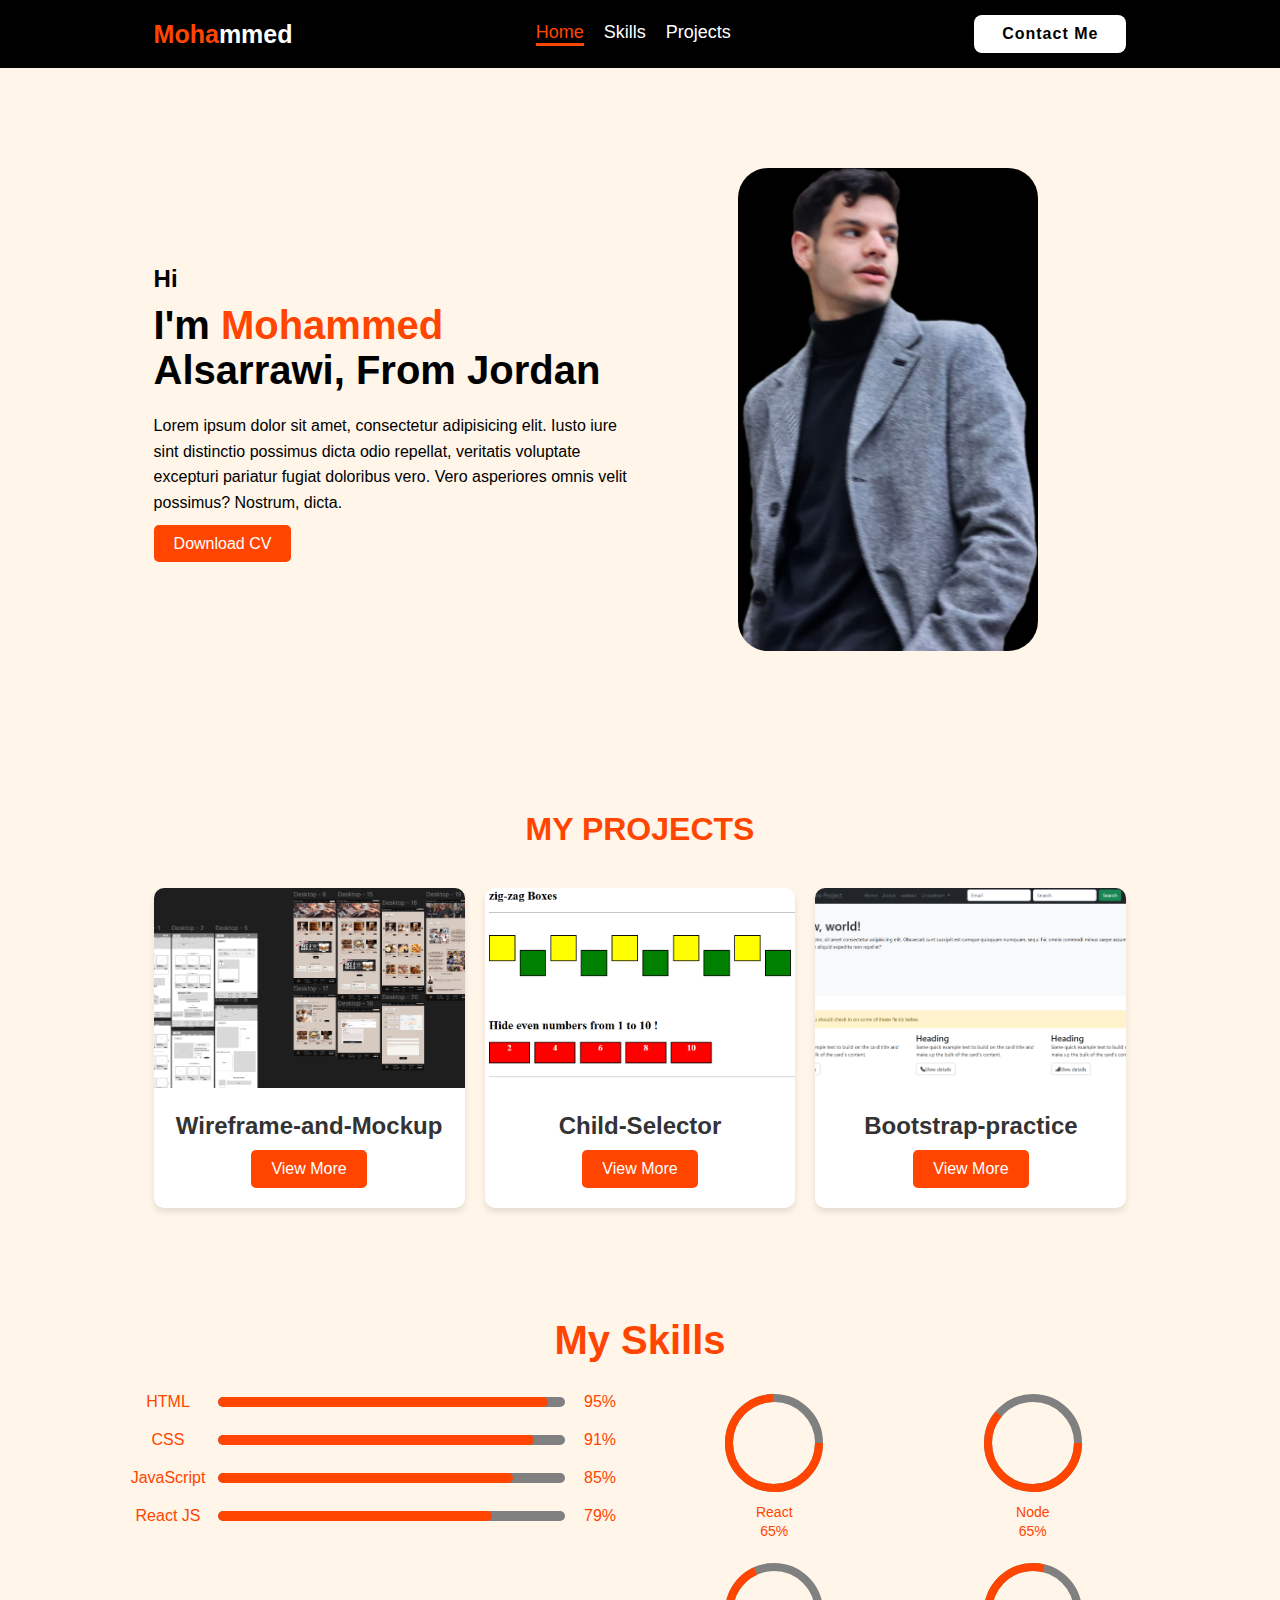
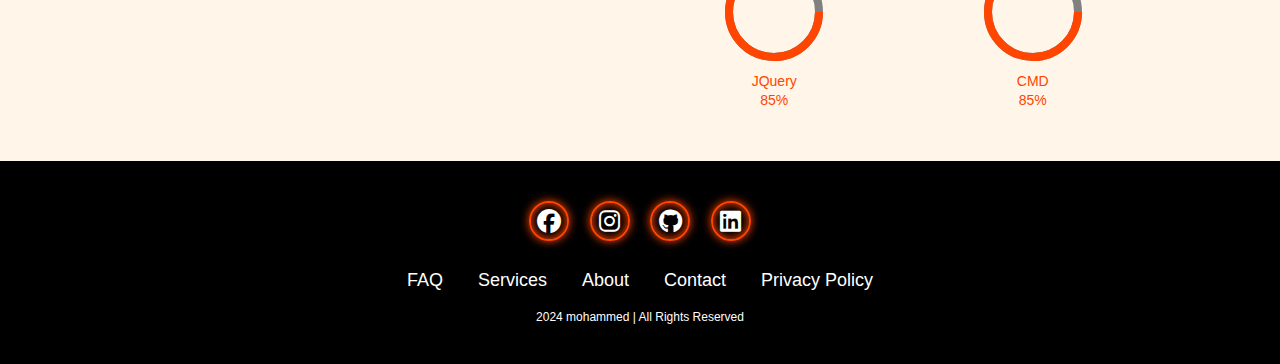
<file: project2/index.html>
<!DOCTYPE html>
<html lang="en">
<head>
    <meta charset="utf-8">
    <meta http-equiv="X-UA-Compatible" content="IE=edge">
    <title>Portfolio</title>
    <meta name="viewport" content="width=device-width, initial-scale=1">
    <link rel="stylesheet" href="style.css">
    <link href="https://unpkg.com/boxicons@2.1.4/css/boxicons.min.css" rel="stylesheet">
    <link rel="stylesheet" href="https://cdnjs.cloudflare.com/ajax/libs/font-awesome/6.5.0/css/all.min.css">

</head>
<body>
    <header class="header">
        <a href="#" class="logo"><span>Moha</span>mmed</a>
        <nav class="navbar">
            <a href="index.html" class="active">Home</a>
            <a href="#skills">Skills</a>
            <a href="proj.html">Projects</a>
        </nav>
        <a href="contact.html" class="contact">Contact Me</a>
        <!-- Burger Menu Icon -->
        <div class="burger-menu" onclick="toggleMenu()">
            <span class="bar"></span>
            <span class="bar"></span>
            <span class="bar"></span>
        </div>
    </header>

    <section class="home">
        <div class="home-content">
            <h3>Hi</h3>
            <h1>I'm <span>Mohammed</span><br>Alsarrawi, From Jordan</h1>
            <p>Lorem ipsum dolor sit amet, consectetur adipisicing elit. Iusto iure sint distinctio possimus dicta odio repellat, veritatis voluptate excepturi pariatur fugiat doloribus vero. Vero asperiores omnis velit possimus? Nostrum, dicta.</p>
            <div class="btn-box">
                <a href="path/to/your/cv.pdf" class="btn-2" download>Download CV</a>
                <!-- <button class="btn-2">Experience</button> -->
            </div>
        </div>
        <div class="img-box">
            <img src="sarrawi.jpeg"></div>
    </section>
    

    <section class="projects">
        <h2 class="section-title">My Projects</h2>
        <div class="card-container">
            <div class="card">
                <img src="Screenshot 2024-12-22 164017.png" alt="Project 1">
                <div class="card-content">
                    <h3>Wireframe-and-Mockup</h3>
                    <a href="proj.html" class="btn">View More</a>
                </div>
            </div>
            <div class="card">
                <img src="Screenshot 2024-12-22 164336.png" alt="Project 2">
                <div class="card-content">
                    <h3>Child-Selector</h3>
                    <a href="proj.html" class="btn">View More</a>
                </div>
            </div>
            <div class="card">
                <img src="Screenshot 2024-12-22 163346.png" alt="Project 3">
                <div class="card-content">
                    <h3>Bootstrap-practice</h3>
                    <a href="proj.html" class="btn">View More</a>
                </div>
            </div>
        </div>
    </section>

    <section class="skills-section" id="skills">
        <h2>My Skills</h2>
        <div class="skills-container">
            <!-- Left Side: Progress Bars -->
            <div class="skills-left">
                <div class="skill">
                    <span>HTML</span>
                    <div class="progress-bar">
                        <div class="progress" style="width: 95%;"></div>
                    </div>
                    <span class="percentage">95%</span>
                </div>
                <div class="skill">
                    <span>CSS</span>
                    <div class="progress-bar">
                        <div class="progress" style="width: 91%;"></div>
                    </div>
                    <span class="percentage">91%</span>
                </div>
                <div class="skill">
                    <span>JavaScript</span>
                    <div class="progress-bar">
                        <div class="progress" style="width: 85%;"></div>
                    </div>
                    <span class="percentage">85%</span>
                </div>
                <div class="skill">
                    <span>React JS</span>
                    <div class="progress-bar">
                        <div class="progress" style="width: 79%;"></div>
                    </div>
                    <span class="percentage">79%</span>
                </div>
            </div>
    
            <!-- Right Side: Circular Indicators -->
            <div class="skills-right">
                <div class="circle-skill">
                    <svg class="circle-svg">
                        <circle class="bg-circle" cx="50" cy="50" r="45"></circle>
                        <circle class="progress-circle" cx="50" cy="50" r="45" style="stroke-dashoffset: 72;"></circle>
                    </svg>
                    <div class="circle-text">
                        <span>React</span><br><span>65%</span>
                    </div>
                </div>
                <div class="circle-skill">
                    <svg class="circle-svg">
                        <circle class="bg-circle" cx="50" cy="50" r="45"></circle>
                        <circle class="progress-circle" cx="50" cy="50" r="45" style="stroke-dashoffset: 110;"></circle>
                    </svg>
                    <div class="circle-text">
                        <span>Node</span><br><span>65%</span>
                    </div>
                </div>
                <div class="circle-skill">
                    <svg class="circle-svg">
                        <circle class="bg-circle" cx="50" cy="50" r="45"></circle>
                        <circle class="progress-circle" cx="50" cy="50" r="45" style="stroke-dashoffset: 90;"></circle>
                    </svg>
                    <div class="circle-text">
                        <span>JQuery</span><br><span>85%</span>
                    </div>
                </div>
                <div class="circle-skill">
                    <svg class="circle-svg">
                        <circle class="bg-circle" cx="50" cy="50" r="45"></circle>
                        <circle class="progress-circle" cx="50" cy="50" r="45" style="stroke-dashoffset: 60;"></circle>
                    </svg>
                    <div class="circle-text">
                        <span>CMD</span><br><span>85%</span>
                    </div>
                </div>
            </div>
        </div>
    </section>
    


    
    <footer class="footer">
        <div class="social">
            <a href="https://www.facebook.com/"><i class="fa-brands fa-facebook"></i></a>
            <a href="https://www.instagram.com/"><i class="fa-brands fa-instagram"></i></a>
            <a href="https://github.com/mohammed-alsarrawi"><i class="fa-brands fa-github"></i></a>
            <a href="https://www.linkedin.com/feed/"><i class="fa-brands fa-linkedin"></i></a>
        </div>
        <ul class="list">
            <li>
                <a href="">FAQ</a>
            </li>
            <li>
                <a href="">Services</a>
            </li>
            <li>
                <a href="">About</a>
            </li>
            <li>
                <a href="">Contact</a>
            </li>
            <li>
                <a href="">Privacy Policy</a>
            </li>
        </ul>
        <p class="copyright">2024 mohammed | All Rights Reserved</p>
    </footer>
    <script>
        function toggleMenu() {
            const navbar = document.querySelector('.navbar');
            navbar.classList.toggle('active');
        }
    </script>
</body>
</html>
</file>
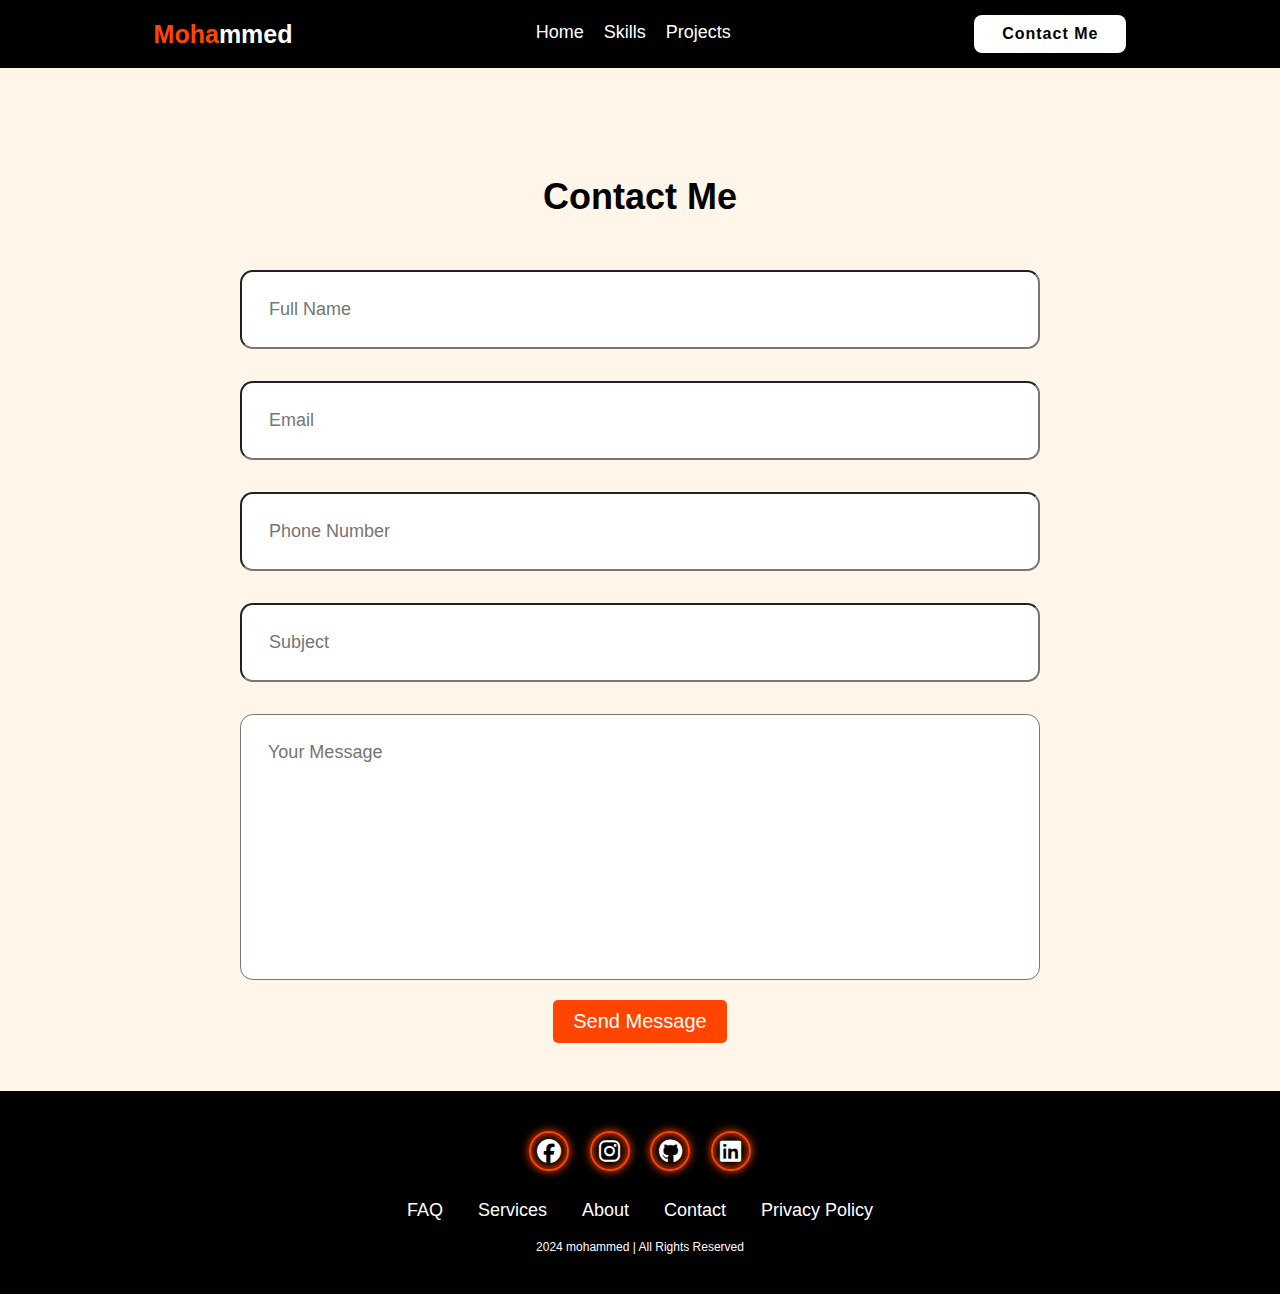
<file: project2/contact.html>
<!DOCTYPE html>
<html lang="en">
<head>
    <meta charset="utf-8">
    <meta http-equiv="X-UA-Compatible" content="IE=edge">
    <title>Portfolio</title>
    <meta name="viewport" content="width=device-width, initial-scale=1">
    <link rel="stylesheet" href="style.css">
    <link href="https://unpkg.com/boxicons@2.1.4/css/boxicons.min.css" rel="stylesheet">
    <link rel="stylesheet" href="https://cdnjs.cloudflare.com/ajax/libs/font-awesome/6.5.0/css/all.min.css">

</head>
<body>
    <header class="header">
        <a href="#" class="logo"><span>Moha</span>mmed</a>
        <nav class="navbar">
            <a href="index.html">Home</a>
            <a href="index.html">Skills</a>
            <a href="proj.html">Projects</a>
        </nav>
        <a href="contact.html" class="contact">Contact Me</a>
        <!-- Burger Menu Icon -->
        <div class="burger-menu" onclick="toggleMenu()">
            <span class="bar"></span>
            <span class="bar"></span>
            <span class="bar"></span>
        </div>
    </header>
    
        
    <section class="contact-form">
        <h2 class="contact-me" >Contact Me</h2>
    <form action="#">

        <div class="input-box">
            <input type="text" placeholder="Full Name">
            <input type="email" placeholder="Email">
        </div>

        <div class="input-box">
            <input type="number" placeholder="Phone Number">
            <input type="text" placeholder="Subject">
        </div>

        <textarea name="" id=""  cols="30" rows="10" placeholder="Your Message"></textarea>
        <input  type="submit" value="Send Message" class="btn-3" >
    </form>
    </section>

    
    <footer class="footer">
        <div class="social">
            <a href="https://www.facebook.com/"><i class="fa-brands fa-facebook"></i></a>
            <a href="https://www.instagram.com/"><i class="fa-brands fa-instagram"></i></a>
            <a href="https://github.com/mohammed-alsarrawi"><i class="fa-brands fa-github"></i></a>
            <a href="https://www.linkedin.com/feed/"><i class="fa-brands fa-linkedin"></i></a>
        </div>
        <ul class="list">
            <li>
                <a href="">FAQ</a>
            </li>
            <li>
                <a href="">Services</a>
            </li>
            <li>
                <a href="">About</a>
            </li>
            <li>
                <a href="">Contact</a>
            </li>
            <li>
                <a href="">Privacy Policy</a>
            </li>
        </ul>
        <p class="copyright">2024 mohammed | All Rights Reserved</p>
    </footer>

    <script>
        function toggleMenu() {
            const navbar = document.querySelector('.navbar');
            navbar.classList.toggle('active');
        }
    </script>
</body>
</html>
</file>
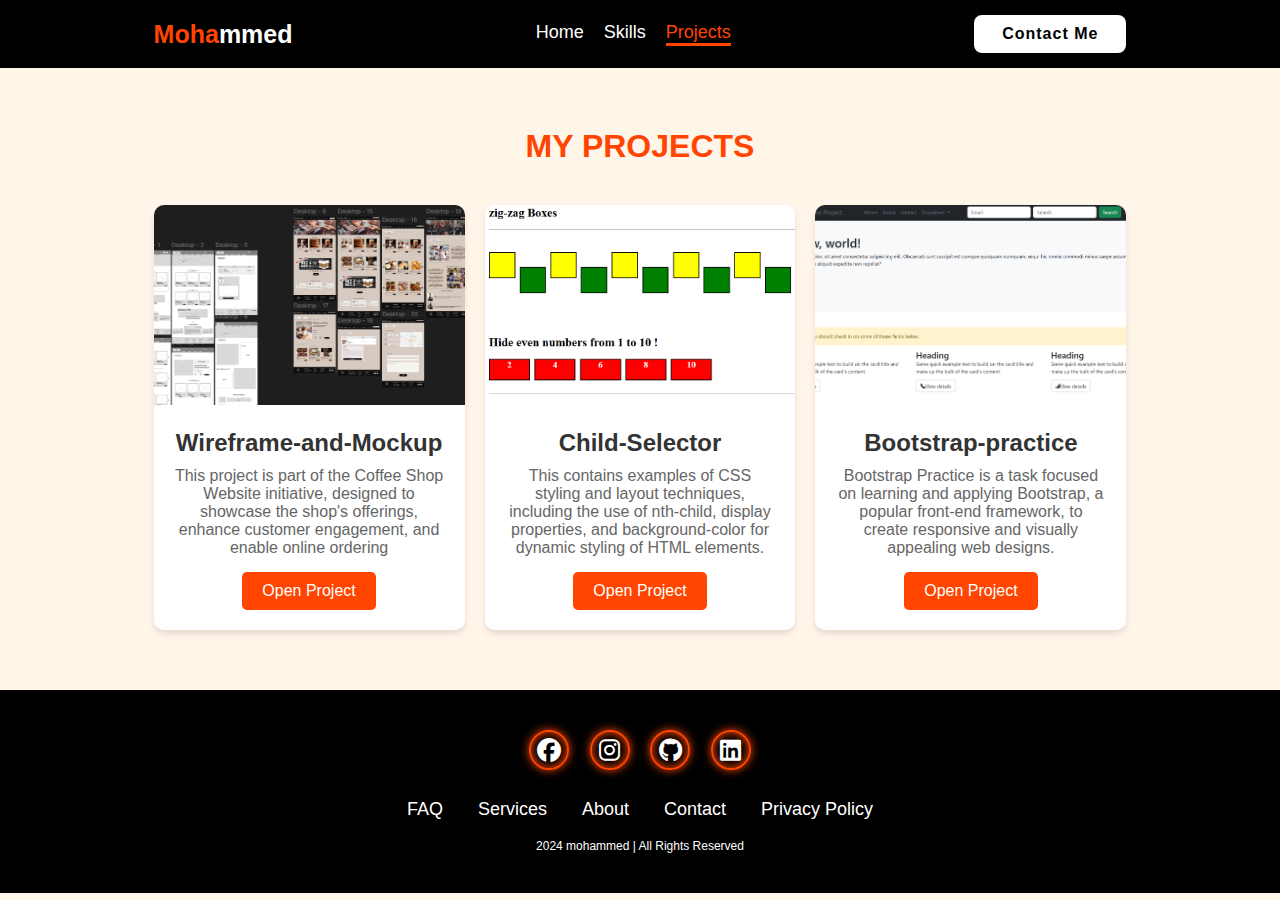
<file: project2/proj.html>
<!DOCTYPE html>
<html lang="en">
<head>
    <meta charset="utf-8">
    <meta http-equiv="X-UA-Compatible" content="IE=edge">
    <title>Portfolio</title>
    <meta name="viewport" content="width=device-width, initial-scale=1">
    <link rel="stylesheet" href="style.css">
    <link href="https://unpkg.com/boxicons@2.1.4/css/boxicons.min.css" rel="stylesheet">
    <link rel="stylesheet" href="https://cdnjs.cloudflare.com/ajax/libs/font-awesome/6.5.0/css/all.min.css">

</head>
<body>
    <header class="header">
        <a href="#" class="logo"><span>Moha</span>mmed</a>
        <nav class="navbar">
            <a href="index.html">Home</a>
            <a href="index.html" >Skills</a>
            <a href="proj.html" class="active">Projects</a>
        </nav>
        <a href="contact.html" class="contact">Contact Me</a>
        <!-- Burger Menu Icon -->
        <div class="burger-menu" onclick="toggleMenu()">
            <span class="bar"></span>
            <span class="bar"></span>
            <span class="bar"></span>
        </div>
    </header>
        


    <section class="projects">
        <h2 class="section-title">My Projects</h2>
        <div class="card-container">
            <div class="card">
                <img src="Screenshot 2024-12-22 164017.png" alt="Project 1">
                <div class="card-content">
                    <h3>Wireframe-and-Mockup</h3>
                    <p>This project is part of the Coffee Shop Website initiative, designed to showcase the shop's offerings, enhance customer engagement, and enable online ordering</p>
                    <a href="https://www.figma.com/design/DkZCin0VjU5jiMrJygd61b/Untitled" class="btn">Open Project</a>
                </div>
            </div>
            <div class="card">
                <img src="Screenshot 2024-12-22 164336.png" alt="Project 2">
                <div class="card-content">
                    <h3>Child-Selector</h3>
                    <p>This contains examples of CSS styling and layout techniques, including the use of nth-child, display properties, and background-color for dynamic styling of HTML elements.</p>
                    <a href="https://github.com/mohammed-alsarrawi/Child-Selector" class="btn">Open Project</a>
                </div>
            </div>
            <div class="card">
                <img src="Screenshot 2024-12-22 163346.png" alt="Project 3">
                <div class="card-content">
                    <h3>Bootstrap-practice</h3>
                    <p>Bootstrap Practice is a task focused on learning and applying Bootstrap, a popular front-end framework, to create responsive and visually appealing web designs.</p>
                    <a href="https://github.com/mohammed-alsarrawi/Bootstrap-practice" class="btn">Open Project</a>
                </div>
            </div>
        </div>
    </section>

    <footer class="footer">
        <div class="social">
            <a href="https://www.facebook.com/"><i class="fa-brands fa-facebook"></i></a>
            <a href="https://www.instagram.com/"><i class="fa-brands fa-instagram"></i></a>
            <a href="https://github.com/mohammed-alsarrawi"><i class="fa-brands fa-github"></i></a>
            <a href="https://www.linkedin.com/feed/"><i class="fa-brands fa-linkedin"></i></a>
        </div>
        <ul class="list">
            <li>
                <a href="">FAQ</a>
            </li>
            <li>
                <a href="">Services</a>
            </li>
            <li>
                <a href="">About</a>
            </li>
            <li>
                <a href="">Contact</a>
            </li>
            <li>
                <a href="">Privacy Policy</a>
            </li>
        </ul>
        <p class="copyright">2024 mohammed | All Rights Reserved</p>
    </footer>
    <script>
        function toggleMenu() {
            const navbar = document.querySelector('.navbar');
            navbar.classList.toggle('active');
        }
    </script>

</body>
</html>
</file>
<file: project2/style.css>
html {
    scroll-behavior: smooth;
}
* {
    margin: 0;
    padding: 0;
    box-sizing: border-box;
    font-family: 'Poppins', sans-serif;
    text-decoration: none;
    list-style: none;
}

body {
    background-color: rgb(255, 245, 233); /* Set background for entire page */
}

.header {
    display: flex;
    justify-content: space-between;
    align-items: center;
    padding: 15px 12%;
    background: rgb(0, 0, 0);
    backdrop-filter: blur(10px);
    width: 100%;
    z-index: 100;
}

.logo {
    color: white;
    font-size: 25px;
    font-weight: 600;
    transition: 0.3s ease;
}

.logo:hover {
    color: orangered;
    text-shadow: 0 0 25px orangered, 0 0 50px orangered;
    transform: scale(1.1);
}

span {
    color: orangered;
}

.navbar {
    display: flex;
    gap: 20px;
}

.navbar a {
    font-size: 18px;
    color: white;
    font-weight: 500;
    transition: 0.3s ease;
    border-bottom: 3px solid transparent;
}

.navbar a:hover,
.navbar a.active {
    color: orangered;
    border-bottom: 3px solid orangered;
}

.contact {
    padding: 10px 28px;
    background-color: white;
    color: black;
    border-radius: 8px;
    font-size: 16px;
    font-weight: 600;
    letter-spacing: 1px;
    transition: 0.3s ease;
}

.contact:hover {
    background-color: orangered;
    box-shadow: 0 0 25px orangered;
    color: white;
}

.home {
    background: rgb(255, 245, 233); /* Keep home section background same */
    display: grid;
    grid-template-columns: 1fr 1fr;
    align-items: center;
    gap: 20px;
    padding: 100px 12%;
}

.home-content {
    max-width: 500px;
}

.home-content h1 {
    font-size: 2.5rem;
    margin-bottom: 20px;
}

.home-content h3 {
    font-size: 1.5rem;
    margin-bottom: 10px;
}

.home-content p {
    margin-bottom: 20px;
    line-height: 1.6;
}

.btn-box .btn-2 {
    padding: 10px 20px;
    background-color: orangered;
    color: white;
    border: none;
    border-radius: 5px;
    font-size: 16px;
    cursor: pointer;
    transition: 0.3s ease;
}
.btn-box .btn-1 {
    padding: 10px 20px;
    background-color: rgb(0, 0, 0);
    color: white;
    border: none;
    border-radius: 5px;
    font-size: 16px;
    cursor: pointer;
    transition: 0.3s ease;
}

.btn-box .btn-1:hover {
    background-color: white;
    color: orangered;
    border: 2px solid orangered;
}
.btn-box .btn-2:hover {
    background-color: white;
    color: rgb(0, 0, 0);
    border: 2px solid rgb(0, 0, 0);
}
.img-box {
    display: flex;
    justify-content: center;
    align-items: center;
}

.img-box img {
    width: 100%;
    max-width: 300px; 
    height: auto; 
    border-radius: 30px;
    object-fit: cover; 
}
::-webkit-scrollbar{width: 15px;}
::-webkit-scrollbar-thumb{
    background-color: orangered;
}
::-webkit-scrollbar-track{
    background-color: black;
    width: 50px;
}
.btn-2 {
    padding: 10px 20px;
    background-color: orangered;
    color: white;
    border: none;
    border-radius: 5px;
    font-size: 16px;
    cursor: pointer;
    transition: 0.3s ease;
}

.projects {
    padding: 60px 12%;
    background-color: rgb(255, 245, 233); /* Keep projects section background same */
    text-align: center;
}

.section-title {
    font-size: 2rem;
    color: orangered;
    margin-bottom: 40px;
    text-transform: uppercase;
}

.card-container {
    display: grid;
    grid-template-columns: repeat(auto-fit, minmax(300px, 1fr));
    gap: 20px;
}

.card {
    background: #fff;
    border-radius: 10px;
    box-shadow: 0 4px 6px rgba(0, 0, 0, 0.1);
    overflow: hidden;
    transition: transform 0.3s ease, box-shadow 0.3s ease;
}

.card:hover {
    transform: scale(1.05);
    box-shadow: 0 8px 15px rgba(0, 0, 0, 0.2);
}

.card img {
    width: 100%;
    height: 200px;
    object-fit: cover;
}

.card-content {
    padding: 20px;
}

.card-content h3 {
    font-size: 1.5rem;
    margin-bottom: 10px;
    color: #333;
}

.card-content p {
    font-size: 1rem;
    color: #666;
    margin-bottom: 15px;
}

.card-content .btn {
    display: inline-block;
    padding: 10px 20px;
    background-color: orangered;
    color: #fff;
    text-decoration: none;
    border-radius: 5px;
    transition: background-color 0.3s ease;
}

.card-content .btn:hover {
    background-color: #ff6347;
}
.contact-form h2{
    text-align: center;
    margin-top: 3em;
    margin-bottom: 1em;
    font-size: 36px;
}
.contact-form form{
  max-width: 50em;
  margin: 1rem auto;
  text-align: center;
  margin-bottom: 3em;
}
.contact-form form .input-box{
    display: flex;
    justify-content: center;
    flex-wrap: wrap;
  }
  .contact-form form .input-box input,.contact-form form textarea{
    width: 100%;
    padding: 1.5em;
    font-size: 18px;
    color: black;
    border-radius: .8rem ;
    margin: 1rem 0;
    resize: none;
}
.btn-3{
    padding: 10px 20px;
    background-color: orangered;
    color: white;
    border: none;
    border-radius: 5px;
    font-size: 20px;
    cursor: pointer;
    transition: 0.3s ease;
}
.btn-3:hover {
    background-color: white;
    color: orangered;
    border: 2px solid orangered;
}
.footer{
    position: relative;
    bottom: 0;
    width: 100%;
    padding: 40px 0;
    background-color: black;
}
.footer .social{
    text-align: center;
    padding-bottom: 25px;
    color: white;
}
.footer .social a{
    font-size: 24px;
    color: white;
    border: 2px solid orangered;
    width: 40px;
    height: 40px;
    line-height: 38px;
    display: inline-block;
    text-align: center;
    border-radius: 50%;
    margin: 0 8px;
    box-shadow: inset 0 0 10px orangered, 0 0 10px orangered;
    transition: 0.3s ease;
}
.footer .social a:hover{
    transform: scale(1.2)translateY(-10px) ;
    color: orangered;
    border: 2px solid orangered;
}
.footer ul{
    margin-top: 0;
    padding: 0;
    font-size: 18px;
    line-height: 1.6;
    margin-bottom: 0;
    text-align: center;
}
.footer ul li a{
    color: white;
    border-bottom: 3px solid transparent;
    transition: 0.3s ease;
}
.footer ul li a :hover{
    border-bottom: 3px solid orangered;
}
.footer ul li{
    display: inline-block;
    padding: 0 15px;
}
.footer .copyright{
    margin-top: 15px;
    text-align: center;
    font-size: 12px;
    color: white;
}


/* General Section Styling */
.skills-section {
    background: rgb(255, 245, 233); /* Keep skills section background same */
    color: white;
    padding: 50px 10%;
    text-align: center;
}

.skills-section h2 {
    font-size: 2.5rem;
    margin-bottom: 30px;
    color: orangered;
}

/* Grid Layout for Skills Container */
.skills-container {
    display: grid;
    grid-template-columns: 1fr 1fr; /* Two columns */
    gap: 30px;
    align-items: start;
}

/* Left Side: Progress Bars */
.skills-left {
    display: flex;
    flex-direction: column;
    gap: 20px;
}

.skill {
    display: grid;
    grid-template-columns: 80px 1fr 50px;
    align-items: center;
    gap: 10px;
}

.progress-bar {
    background: gray;
    height: 10px;
    border-radius: 5px;
    overflow: hidden;
}

.progress {
    height: 100%;
    background: orangered;
    border-radius: 5px;
}

/* Right Side: Circular Indicators */
.skills-right {
    display: grid;
    grid-template-columns: repeat(2, 1fr);
    gap: 20px;
    justify-items: center;
}

.circle-skill {
    display: flex;
    flex-direction: column;
    align-items: center;
    gap: 10px;
}

.circle-svg {
    width: 100px;
    height: 100px;
}

.bg-circle {
    fill: none;
    stroke: gray;
    stroke-width: 8;
}

.progress-circle {
    fill: none;
    stroke: orangered;
    stroke-width: 8;
    stroke-dasharray: 282.6; /* 2 * π * r (where r = 45) */
    stroke-dashoffset: 282.6; /* Hidden by default */
    transition: stroke-dashoffset 1s ease;
}

.circle-text {
    text-align: center;
    font-size: 14px;
    color: orangered;
    line-height: 1.4;
}
/* Hide the menu on smaller screens */
.navbar {
    display: flex;
    gap: 20px;
}

.burger-menu {
    display: none;
    flex-direction: column;
    cursor: pointer;
    width: 30px;
    height: 25px;
    justify-content: space-between;
    background-color: transparent;
}

.burger-menu .bar {
    width: 100%;
    height: 4px;
    background-color: white;
    border-radius: 10px;
}

/* Show burger menu on small screens */
@media (max-width: 768px) {
    .navbar {
        display: none;
        width: 100%;
        text-align: center;
        flex-direction: column;
        gap: 10px;
    }

    .navbar.active {
        display: flex;
    }

    .burger-menu {
        display: flex;
    }
}
</file>
